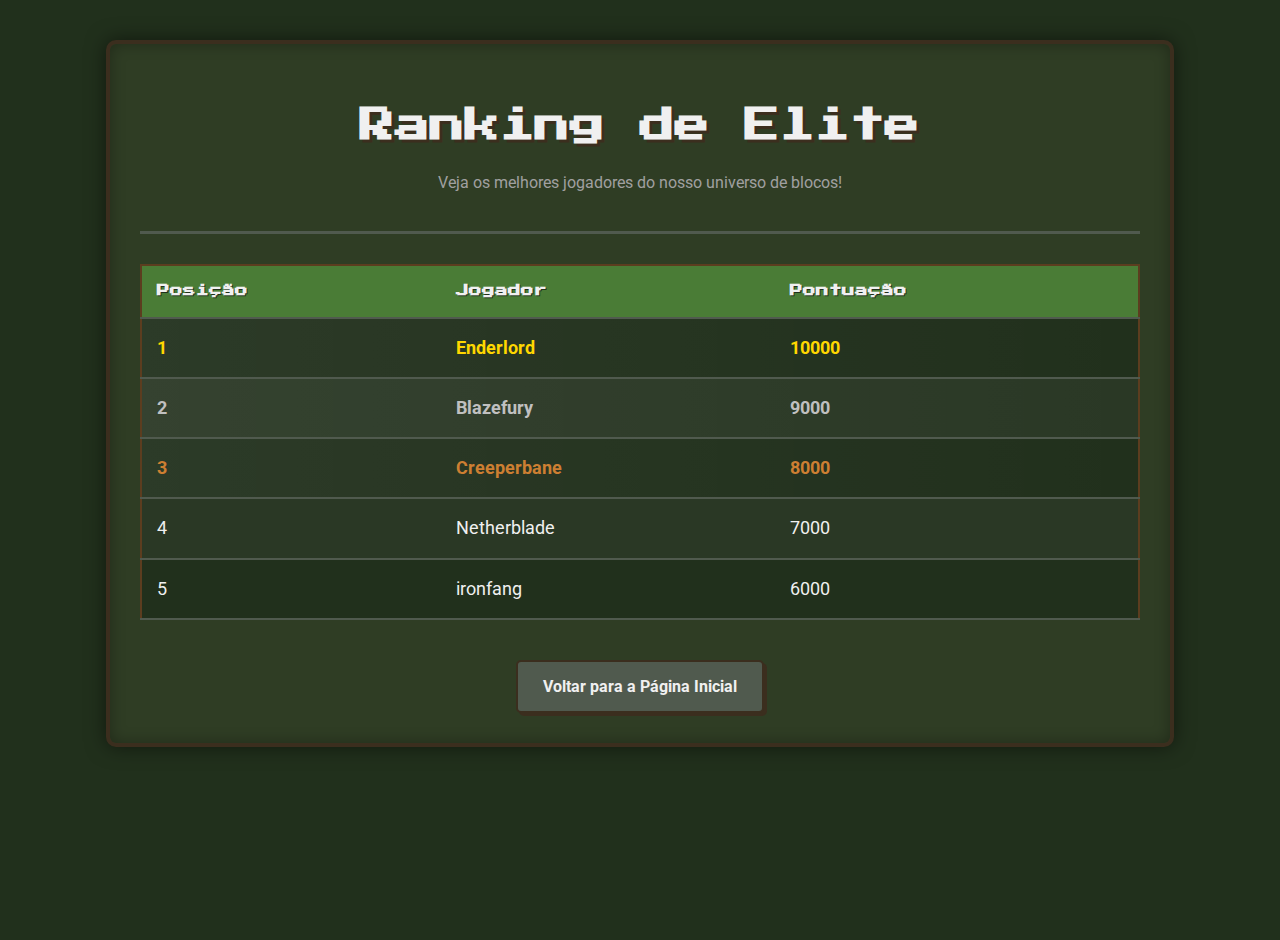
<file: ranking.html>
<!DOCTYPE html>
<html lang="pt-BR">
<head>
    <meta charset="UTF-8">
    <meta name="viewport" content="width=device-width, initial-scale=1.0">
    <link rel="stylesheet" href="https://cdnjs.cloudflare.com/ajax/libs/font-awesome/6.5.2/css/all.min.css" integrity="sha512-SnH5WK+bZxgPHs44uWIX+LLJAJ9/2PkPKZ5QiAj6Ta86w+fsb2TkcmfRyVX3pBnMFcV7oQPJkl9QevSCWr3W6A==" crossorigin="anonymous" referrerpolicy="no-referrer" />
    <link rel="stylesheet" href="css/ranking.css">
    <title>Ranking de Jogadores - Minecraft</title>
</head>

<body>
    <div class="container">
        <header>
            <h1><i class="fas fa-trophy"></i> Ranking de Elite <i class="fas fa-trophy"></i></h1>
            <p>Veja os melhores jogadores do nosso universo de blocos!</p>
        </header>

        <table class="ranking-table">
            <thead>
                <tr>
                    <th>Posição</th>
                    <th>Jogador</th>
                    <th>Pontuação</th>
                </tr>
            </thead>
            <tbody>
                <tr class="rank-1">
                    <td><i class="fas fa-crown"></i> 1</td>
                    <td> Enderlord</td>
                    <td>10000</td>
                </tr>
                <tr class="rank-2">
                    <td><i class="fas fa-medal"></i> 2</td>
                    <td>Blazefury</td>
                    <td>9000</td>
                </tr>
                <tr class="rank-3">
                    <td><i class="fas fa-award"></i> 3</td>
                    <td>Creeperbane</td>
                    <td>8000</td>
                </tr>
                <tr>
                    <td>4</td>
                    <td>Netherblade</td>
                    <td>7000</td>
                </tr>
                <tr>
                    <td>5</td>
                    <td>ironfang</td>
                    <td>6000</td>
                </tr>
            </tbody>
        </table>

        <a href="index.html" class="back-button">Voltar para a Página Inicial</a>
    </div>
</body>
</html>
</file>
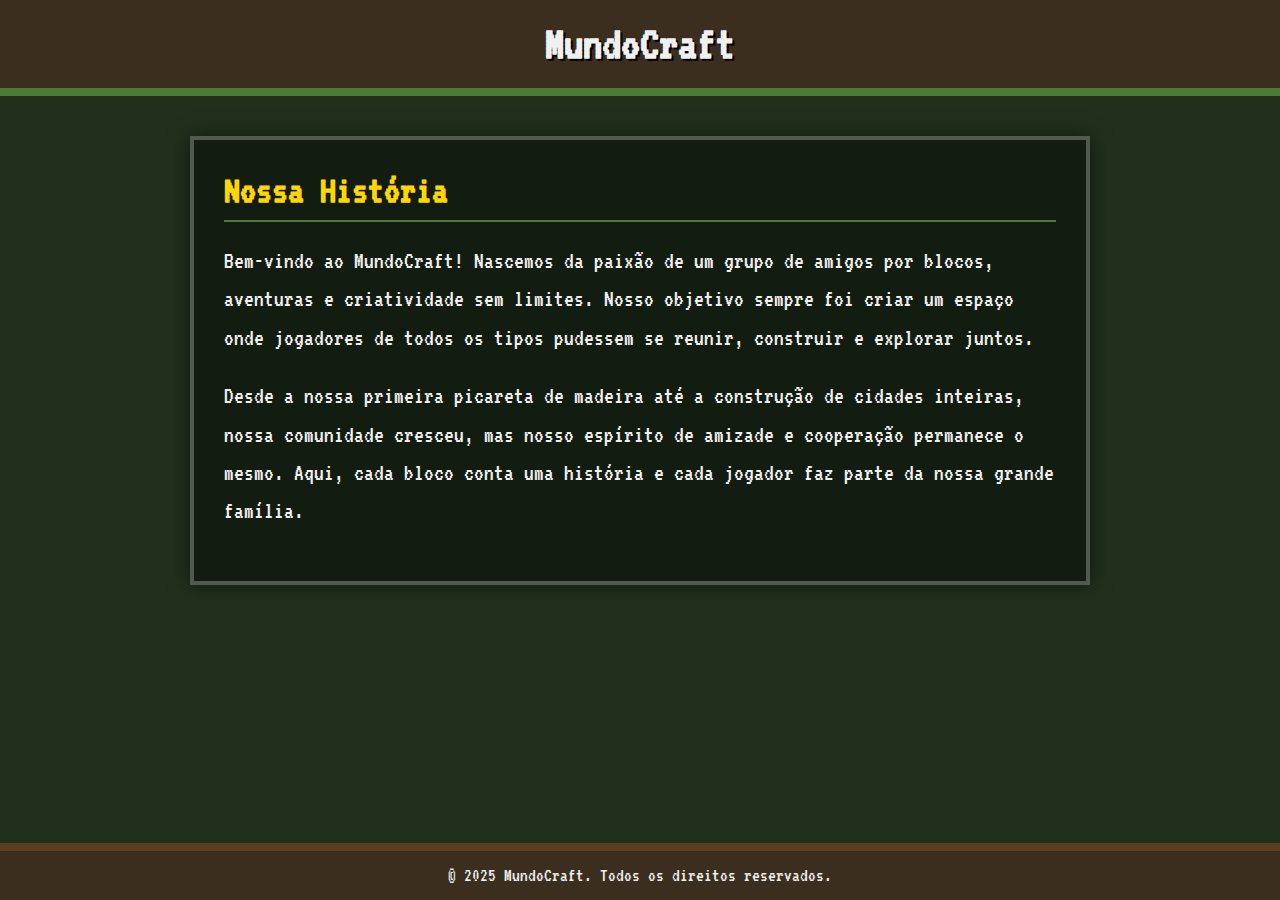
<file: sobre.html>
<!DOCTYPE html>
<html lang="pt-br">
<head>
    <meta charset="UTF-8">
    <meta name="viewport" content="width=device-width, initial-scale=1.0">
    <link rel="stylesheet" href="css/sobre.css">
    <title>Sobre Nós - MundoCraft</title>
</head>
<body>
    <header>
        <div class="container">
            <h1>MundoCraft</h1>
        </div>
    </header>

    <main>
        <div class="container">
            <section class="about-section">
                <h2>Nossa História</h2>
                <p>Bem-vindo ao MundoCraft! Nascemos da paixão de um grupo de amigos por blocos, aventuras e criatividade sem limites. Nosso objetivo sempre foi criar um espaço onde jogadores de todos os tipos pudessem se reunir, construir e explorar juntos.</p>
                <p>Desde a nossa primeira picareta de madeira até a construção de cidades inteiras, nossa comunidade cresceu, mas nosso espírito de amizade e cooperação permanece o mesmo. Aqui, cada bloco conta uma história e cada jogador faz parte da nossa grande família.</p>
            </section>
        </div>
    </main>

    <footer>
        <p>&copy; 2025 MundoCraft. Todos os direitos reservados.</p>
    </footer>
</body>
</html>
</file>
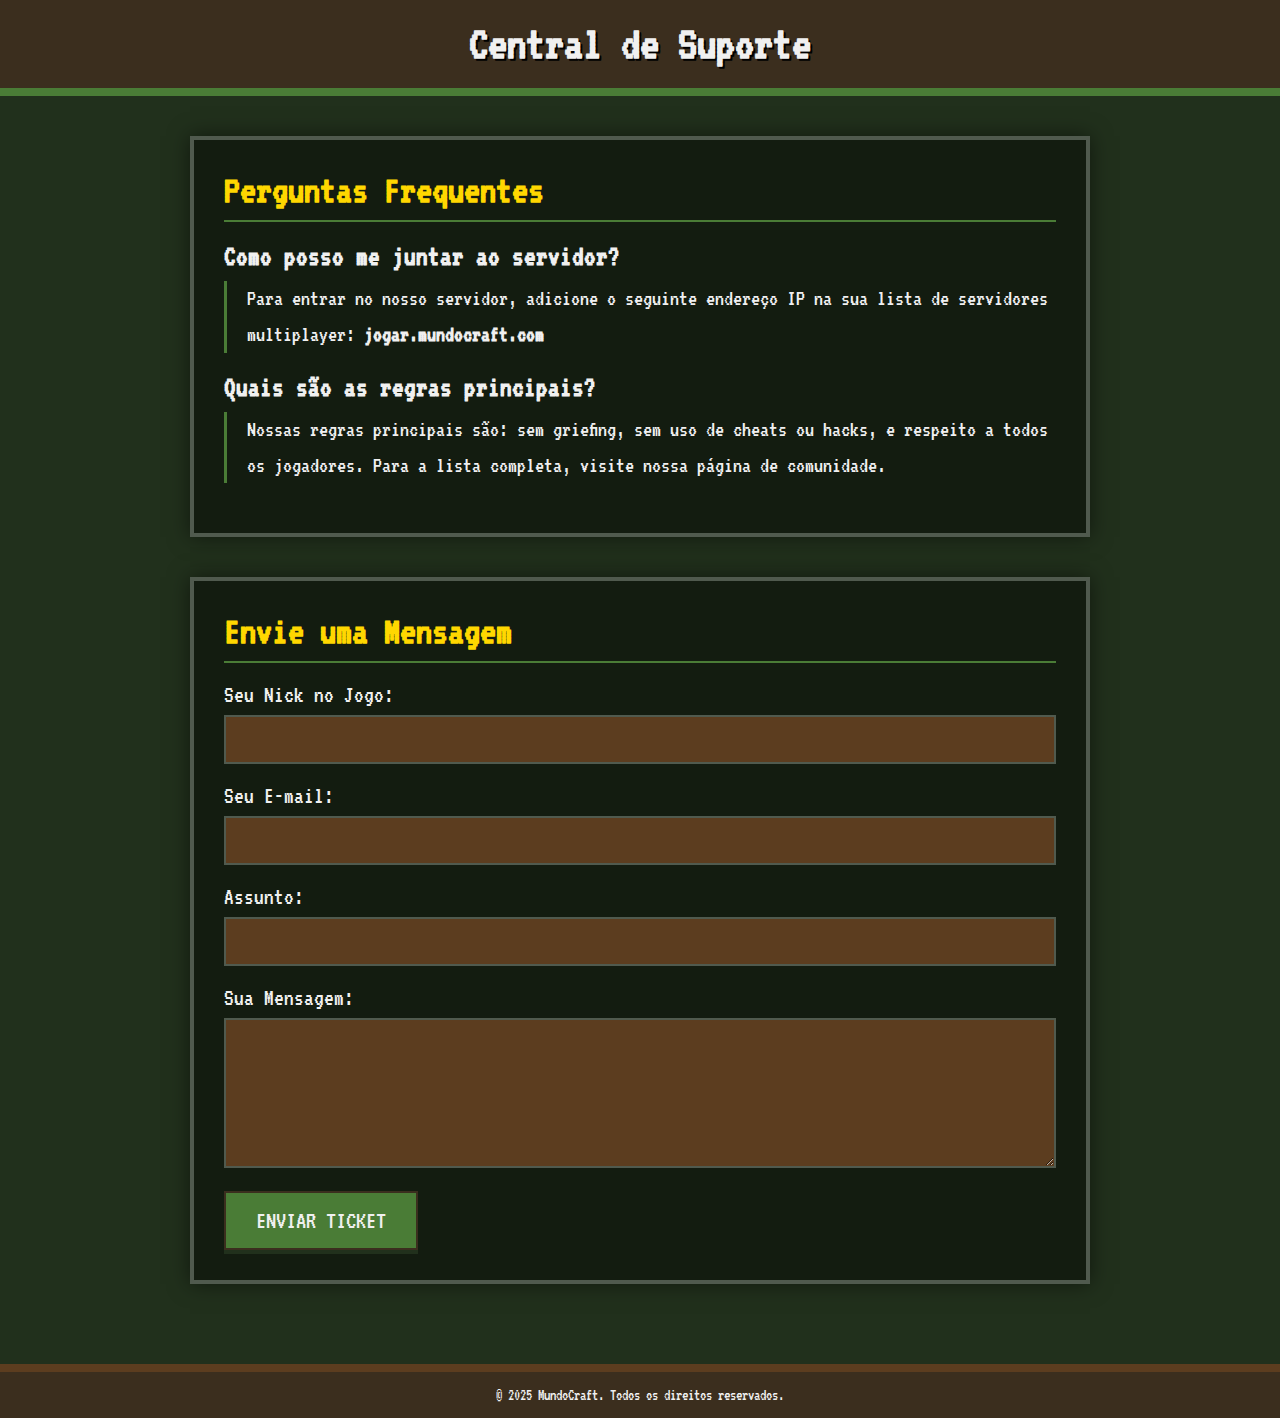
<file: suporte.html>
<!DOCTYPE html>
<html lang="pt-br">
<head>
    <meta charset="UTF-8">
    <meta name="viewport" content="width=device-width, initial-scale=1.0">
    <link rel="stylesheet" href="https://cdnjs.cloudflare.com/ajax/libs/font-awesome/6.5.2/css/all.min.css" integrity="sha512-SnH5WK+bZxgPHs44uWIX+LLJAJ9/2PkPKZ5QiAj6Ta86w+fsb2TkcmfRyVX3pBnMFcV7oQPJkl9QevSCWr3W6A==" crossorigin="anonymous" referrerpolicy="no-referrer" />
    <link rel="stylesheet" href="css/suporte.css">
    <title>Central de Suporte - MundoCraft</title>
</head>
<body>
    <header>
        <div class="container">
            <h1><i class="fas fa-headset"></i> Central de Suporte</h1>
        </div>
    </header>

    <main>
        <div class="container">
            <!-- Seção de Perguntas Frequentes (FAQ) -->
            <section class="support-section">
                <h2><i class="fas fa-question-circle"></i> Perguntas Frequentes</h2>
                <div class="faq-item">
                    <h3>Como posso me juntar ao servidor?</h3>
                    <p>Para entrar no nosso servidor, adicione o seguinte endereço IP na sua lista de servidores multiplayer: <strong>jogar.mundocraft.com</strong></p>
                </div>
                <div class="faq-item">
                    <h3>Quais são as regras principais?</h3>
                    <p>Nossas regras principais são: sem griefing, sem uso de cheats ou hacks, e respeito a todos os jogadores. Para a lista completa, visite nossa página de comunidade.</p>
                </div>
            </section>

            <!-- Seção do Formulário de Contato -->
            <section class="support-section">
                <h2><i class="fas fa-envelope"></i> Envie uma Mensagem</h2>
                <form class="contact-form" action="#" method="POST">
                    <div class="form-group">
                        <label for="name">Seu Nick no Jogo:</label>
                        <input type="text" id="name" name="name" required>
                    </div>
                    <div class="form-group">
                        <label for="email">Seu E-mail:</label>
                        <input type="email" id="email" name="email" required>
                    </div>
                    <div class="form-group">
                        <label for="subject">Assunto:</label>
                        <input type="text" id="subject" name="subject" required>
                    </div>
                    <div class="form-group">
                        <label for="message">Sua Mensagem:</label>
                        <textarea id="message" name="message" required></textarea>
                    </div>
                    <button type="submit" class="submit-btn">Enviar Ticket</button>
                </form>
            </section>
        </div>
    </main>

    <footer>
        <p>&copy; 2025 MundoCraft. Todos os direitos reservados.</p>
    </footer>
</body>
</html>
</file>
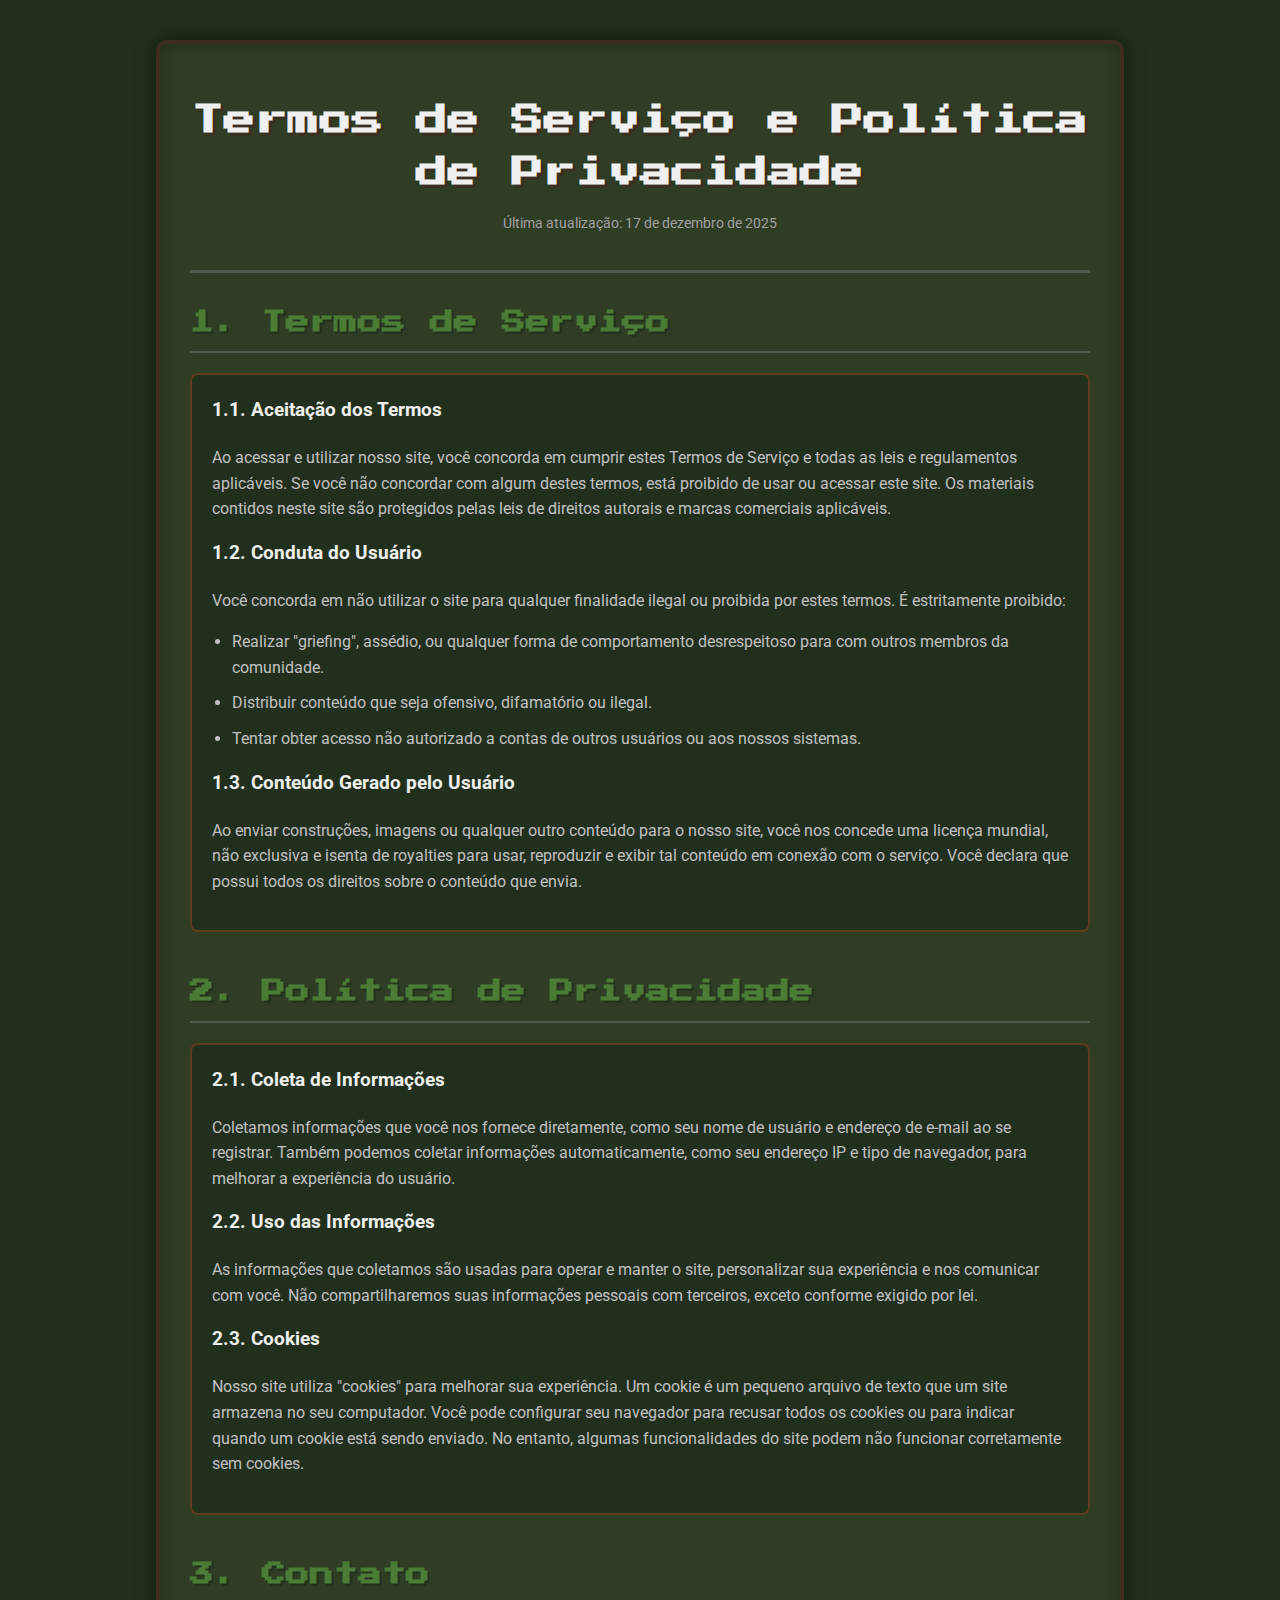
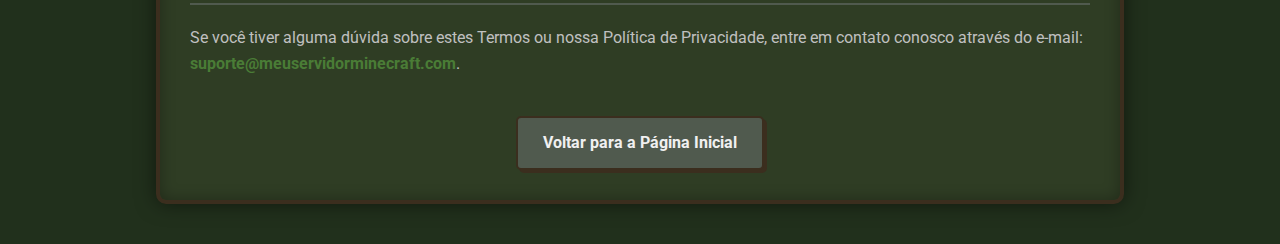
<file: termos.html>
<!DOCTYPE html>
<html lang="pt-br">
<head>
    <meta charset="UTF-8">
    <meta name="viewport" content="width=device-width, initial-scale=1.0">
    <link rel="stylesheet" href="css/termos.css">
    <title>Termos e Políticas - Minecraft</title>
</head>
<body>
    <div class="container">
        <header>
            <h1>Termos de Serviço e Política de Privacidade</h1>
            <p>Última atualização: 17 de dezembro de 2025</p>
        </header>

        <main>
            <section id="termos-de-servico">
                <h2>1. Termos de Serviço</h2>
                <div class="content-block">
                    <h3>1.1. Aceitação dos Termos</h3>
                    <p>Ao acessar e utilizar nosso site, você concorda em cumprir estes Termos de Serviço e todas as leis e regulamentos aplicáveis. Se você não concordar com algum destes termos, está proibido de usar ou acessar este site. Os materiais contidos neste site são protegidos pelas leis de direitos autorais e marcas comerciais aplicáveis.</p>

                    <h3>1.2. Conduta do Usuário</h3>
                    <p>Você concorda em não utilizar o site para qualquer finalidade ilegal ou proibida por estes termos. É estritamente proibido:</p>
                    <ul>
                        <li>Realizar "griefing", assédio, ou qualquer forma de comportamento desrespeitoso para com outros membros da comunidade.</li>
                        <li>Distribuir conteúdo que seja ofensivo, difamatório ou ilegal.</li>
                        <li>Tentar obter acesso não autorizado a contas de outros usuários ou aos nossos sistemas.</li>
                    </ul>

                    <h3>1.3. Conteúdo Gerado pelo Usuário</h3>
                    <p>Ao enviar construções, imagens ou qualquer outro conteúdo para o nosso site, você nos concede uma licença mundial, não exclusiva e isenta de royalties para usar, reproduzir e exibir tal conteúdo em conexão com o serviço. Você declara que possui todos os direitos sobre o conteúdo que envia.</p>
                </div>
            </section>

            <section id="politica-de-privacidade">
                <h2>2. Política de Privacidade</h2>
                <div class="content-block">
                    <h3>2.1. Coleta de Informações</h3>
                    <p>Coletamos informações que você nos fornece diretamente, como seu nome de usuário e endereço de e-mail ao se registrar. Também podemos coletar informações automaticamente, como seu endereço IP e tipo de navegador, para melhorar a experiência do usuário.</p>

                    <h3>2.2. Uso das Informações</h3>
                    <p>As informações que coletamos são usadas para operar e manter o site, personalizar sua experiência e nos comunicar com você. Não compartilharemos suas informações pessoais com terceiros, exceto conforme exigido por lei.</p>

                    <h3>2.3. Cookies</h3>
                    <p>Nosso site utiliza "cookies" para melhorar sua experiência. Um cookie é um pequeno arquivo de texto que um site armazena no seu computador. Você pode configurar seu navegador para recusar todos os cookies ou para indicar quando um cookie está sendo enviado. No entanto, algumas funcionalidades do site podem não funcionar corretamente sem cookies.</p>
                </div>
            </section>

            <section id="contato">
                <h2>3. Contato</h2>
                <p>Se você tiver alguma dúvida sobre estes Termos ou nossa Política de Privacidade, entre em contato conosco através do e-mail: <a href="mailto:suporte@meuservidorminecraft.com">suporte@meuservidorminecraft.com</a>.</p>
            </section>
        </main>

        <a href="index.html" class="back-button">Voltar para a Página Inicial</a>
    </div>
</body>
</html>
</file>
<file: css/ranking.css>
@import url('https://fonts.googleapis.com/css2?family=Press+Start+2P&family=Roboto:wght@400;700&display=swap');

:root {
    --minecraft-green: #4a7c36;
    --minecraft-brown: #3b2e1e;
    --dark-bg: #21301c;
    --light-text: #f0f0f0;
    --dark-text: #333;
    --minecraft-dirt: #5c3d1f;
    --minecraft-stone: #505a4e;
    --gold: #FFD700;
    --silver: #C0C0C0;
    --bronze: #CD7F32;
}

body {
    margin: 0;
    padding: 20px;
    background-color: var(--dark-bg);
    font-family: 'Roboto', sans-serif;
    color: var(--light-text);
    line-height: 1.6;
    display: flex;
    justify-content: center;
    align-items: flex-start;
    min-height: 100vh;
}

.container {
    max-width: 1000px;
    width: 100%;
    margin: 20px auto;
    padding: 30px;
    background-color: #2f3d24;
    border: 4px solid var(--minecraft-brown);
    border-radius: 10px;
    box-shadow: 0 0 20px rgba(0, 0, 0, 0.5), inset 0 0 15px rgba(0,0,0,0.3);
}

header {
    text-align: center;
    border-bottom: 3px solid var(--minecraft-stone);
    padding-bottom: 20px;
    margin-bottom: 30px;
}

header h1 {
    font-family: 'Press Start 2P', cursive;
    color: var(--light-text);
    font-size: 2.2em;
    text-shadow: 3px 3px 0 var(--minecraft-brown);
    margin-bottom: 10px;
}

header h1 .fa-trophy {
    color: var(--gold);
}

header p {
    color: #a0a0a0;
    font-size: 1em;
}

.ranking-table {
    width: 100%;
    border-collapse: collapse;
    margin-top: 20px;
    background-color: var(--dark-bg);
    border: 2px solid var(--minecraft-dirt);
}

.ranking-table th, .ranking-table td {
    padding: 15px;
    text-align: left;
    border-bottom: 2px solid var(--minecraft-stone);
}

.ranking-table thead {
    background-color: var(--minecraft-green);
    font-family: 'Press Start 2P', cursive;
    font-size: 0.8em;
    color: var(--light-text);
    text-shadow: 1px 1px 0 var(--dark-bg);
}

.ranking-table tbody tr {
    transition: background-color 0.3s ease;
}

.ranking-table tbody tr:nth-child(even) {
    background-color: #2a3825;
}

.ranking-table tbody tr:hover {
    background-color: var(--minecraft-dirt);
}

.ranking-table td {
    font-size: 1.1em;
}

.ranking-table .fa-crown { color: var(--gold); }
.ranking-table .fa-medal { color: var(--silver); }
.ranking-table .fa-award { color: var(--bronze); }

.rank-1 td { font-weight: bold; color: var(--gold); }
.rank-2 td { font-weight: bold; color: var(--silver); }
.rank-3 td { font-weight: bold; color: var(--bronze); }

.rank-1, .rank-2, .rank-3 {
    background-image: linear-gradient(to right, rgba(255,255,255,0.05), transparent);
}

.back-button {
    display: block;
    width: fit-content;
    margin: 40px auto 0;
    padding: 12px 25px;
    background-color: var(--minecraft-stone);
    color: var(--light-text);
    border-radius: 5px;
    text-align: center;
    font-weight: bold;
    text-decoration: none;
    border: 2px solid var(--minecraft-brown);
    box-shadow: 3px 3px 0 var(--minecraft-brown);
    transition: all 0.2s ease;
}

.back-button:hover {
    background-color: var(--minecraft-green);
    transform: translateY(-2px);
    box-shadow: 5px 5px 0 var(--minecraft-brown);
}

@media (max-width: 768px) {
    header h1 {
        font-size: 1.5em;
    }
    .ranking-table th, .ranking-table td {
        padding: 10px;
        font-size: 0.9em;
    }
}
</file>
<file: css/sobre.css>
@import url('https://fonts.googleapis.com/css2?family=VT323&display=swap');

:root {
    --minecraft-green: #4a7c36;
    --minecraft-brown: #3b2e1e;
    --dark-bg: #21301c;
    --light-text: #f0f0f0;
    --dark-text: #333;
    --minecraft-dirt: #5c3d1f;
    --minecraft-stone: #505a4e;
    --gold: #FFD700;
    --silver: #C0C0C0;
    --bronze: #CD7F32;
}

* {
    margin: 0;
    padding: 0;
    box-sizing: border-box;
}

body {
    font-family: 'VT323', monospace;
    background-color: var(--dark-bg);
    color: var(--light-text);
    display: flex;
    flex-direction: column;
    min-height: 100vh;
    background-image: url('https://www.minecraft.net/etc.clientlibs/minecraft/clientlibs/main/resources/img/bg-texture.png');
    background-size: 64px;
}

.container {
    width: 90%;
    max-width: 900px;
    margin: 0 auto;
}

header {
    background-color: var(--minecraft-brown);
    padding: 20px 0;
    text-align: center;
    border-bottom: 8px solid var(--minecraft-green);
}

header h1 {
    font-size: 3rem;
    color: var(--light-text);
    text-shadow: 2px 2px #000;
}

main {
    flex-grow: 1;
    padding: 40px 0;
}

.about-section {
    background-color: rgba(0, 0, 0, 0.4);
    padding: 30px;
    border: 4px solid var(--minecraft-stone);
    box-shadow: 0 0 20px rgba(0,0,0,0.5);
}

.about-section h2 {
    font-size: 2.5rem;
    color: var(--gold);
    margin-bottom: 20px;
    border-bottom: 2px solid var(--minecraft-green);
    padding-bottom: 10px;
}

.about-section p {
    font-size: 1.5rem;
    line-height: 1.6;
    margin-bottom: 20px;
}

footer {
    background-color: var(--minecraft-brown);
    color: var(--light-text);
    text-align: center;
    padding: 15px 0;
    border-top: 8px solid var(--minecraft-dirt);
    margin-top: auto;
}

footer p {
    font-size: 1.2rem;
}
</file>
<file: css/suporte.css>
@import url('https://fonts.googleapis.com/css2?family=VT323&display=swap');

:root {
    --minecraft-green: #4a7c36;
    --minecraft-brown: #3b2e1e;
    --dark-bg: #21301c;
    --light-text: #f0f0f0;
    --dark-text: #333;
    --minecraft-dirt: #5c3d1f;
    --minecraft-stone: #505a4e;
    --gold: #FFD700;
    --silver: #C0C0C0;
    --bronze: #CD7F32;
}

* {
    margin: 0;
    padding: 0;
    box-sizing: border-box;
}

body {
    font-family: 'VT323', monospace;
    background-color: var(--dark-bg);
    color: var(--light-text);
    display: flex;
    flex-direction: column;
    min-height: 100vh;
    background-image: url('https://www.minecraft.net/etc.clientlibs/minecraft/clientlibs/main/resources/img/bg-texture.png');
    background-size: 64px;
}

.container {
    width: 90%;
    max-width: 900px;
    margin: 0 auto;
}

header {
    background-color: var(--minecraft-brown);
    padding: 20px 0;
    text-align: center;
    border-bottom: 8px solid var(--minecraft-green);
}

header h1 {
    font-size: 3rem;
    color: var(--light-text);
    text-shadow: 2px 2px #000;
}

main {
    flex-grow: 1;
    padding: 40px 0;
}

.support-section {
    background-color: rgba(0, 0, 0, 0.4);
    padding: 30px;
    border: 4px solid var(--minecraft-stone);
    box-shadow: 0 0 20px rgba(0,0,0,0.5);
    margin-bottom: 40px;
}

.support-section h2 {
    font-size: 2.5rem;
    color: var(--gold);
    margin-bottom: 20px;
    border-bottom: 2px solid var(--minecraft-green);
    padding-bottom: 10px;
}

/* FAQ */
.faq-item {
    margin-bottom: 20px;
}

.faq-item h3 {
    font-size: 1.8rem;
    color: var(--light-text);
    margin-bottom: 10px;
}

.faq-item p {
    font-size: 1.4rem;
    line-height: 1.6;
    padding-left: 20px;
    border-left: 3px solid var(--minecraft-green);
}

/* Formulário de Contato */
.contact-form .form-group {
    margin-bottom: 20px;
}

.contact-form label {
    display: block;
    font-size: 1.5rem;
    margin-bottom: 8px;
}

.contact-form input,
.contact-form textarea {
    width: 100%;
    padding: 12px;
    background-color: var(--minecraft-dirt);
    border: 2px solid var(--minecraft-stone);
    color: var(--light-text);
    font-family: 'VT323', monospace;
    font-size: 1.3rem;
}

.contact-form input:focus,
.contact-form textarea:focus {
    outline: none;
    border-color: var(--gold);
}

.contact-form textarea {
    resize: vertical;
    min-height: 150px;
}

.submit-btn {
    background-color: var(--minecraft-green);
    color: var(--light-text);
    padding: 15px 30px;
    border: 2px solid var(--minecraft-brown);
    font-family: 'VT323', monospace;
    font-size: 1.6rem;
    cursor: pointer;
    text-transform: uppercase;
    box-shadow: 0 4px var(--dark-bg);
    transition: all 0.1s ease-in-out;
}

.submit-btn:hover {
    transform: translateY(2px);
    box-shadow: 0 2px var(--dark-bg);
}

footer {
    background-color: var(--minecraft-brown);
    color: var(--light-text);
    text-align: center;
    padding: 15px 0;
    border-top: 8px solid var(--minecraft-dirt);
    margin-top: auto;
}
</file>
<file: css/termos.css>
@import url('https://fonts.googleapis.com/css2?family=Press+Start+2P&family=Roboto:wght@400;700&display=swap');

:root {
    --minecraft-green: #4a7c36;
    --minecraft-brown: #3b2e1e;
    --dark-bg: #21301c;
    --light-text: #f0f0f0;
    --dark-text: #333;
    --minecraft-dirt: #5c3d1f;
    --minecraft-stone: #505a4e;
}

body {
    margin: 0;
    padding: 0;
    background-color: var(--dark-bg);
    font-family: 'Roboto', sans-serif;
    color: var(--light-text);
    line-height: 1.6;
    display: flex;
    justify-content: center;
    align-items: center;
    min-height: 100vh;
}

.container {
    max-width: 900px;
    width: 90%;
    margin: 40px auto;
    padding: 30px;
    background-color: #2f3d24;
    border: 4px solid var(--minecraft-brown);
    border-radius: 10px;
    box-shadow: 0 0 20px rgba(0, 0, 0, 0.5), inset 0 0 15px rgba(0,0,0,0.3);
}

header {
    text-align: center;
    border-bottom: 3px solid var(--minecraft-stone);
    padding-bottom: 20px;
    margin-bottom: 30px;
}

header h1 {
    font-family: 'Press Start 2P', cursive;
    color: var(--light-text);
    font-size: 2em;
    text-shadow: 3px 3px 0 var(--minecraft-brown);
    margin-bottom: 10px;
}

header p {
    color: #a0a0a0;
    font-size: 0.9em;
}

section {
    margin-bottom: 40px;
}

h2 {
    font-family: 'Press Start 2P', cursive;
    color: var(--minecraft-green);
    font-size: 1.5em;
    text-shadow: 2px 2px 0 var(--dark-bg);
    border-bottom: 2px solid var(--minecraft-stone);
    padding-bottom: 10px;
    margin-bottom: 20px;
}

.content-block {
    background-color: var(--dark-bg);
    padding: 20px;
    border-radius: 8px;
    border: 2px solid var(--minecraft-dirt);
}

h3 {
    color: var(--light-text);
    font-size: 1.2em;
    margin-top: 0;
}

p, ul {
    color: #c0c0c0;
    font-size: 1em;
}

ul {
    padding-left: 20px;
}

ul li {
    margin-bottom: 10px;
}

a {
    color: var(--minecraft-green);
    text-decoration: none;
    font-weight: bold;
    transition: color 0.3s ease;
}

a:hover {
    color: #6db356; /* Verde mais claro */
    text-decoration: underline;
}

.back-button {
    display: block;
    width: fit-content;
    margin: 20px auto 0;
    padding: 12px 25px;
    background-color: var(--minecraft-stone);
    color: var(--light-text);
    border-radius: 5px;
    text-align: center;
    font-weight: bold;
    border: 2px solid var(--minecraft-brown);
    box-shadow: 3px 3px 0 var(--minecraft-brown);
    transition: all 0.2s ease;
}

.back-button:hover {
    background-color: var(--minecraft-green);
    transform: translateY(-2px);
    box-shadow: 5px 5px 0 var(--minecraft-brown);
}
</file>
